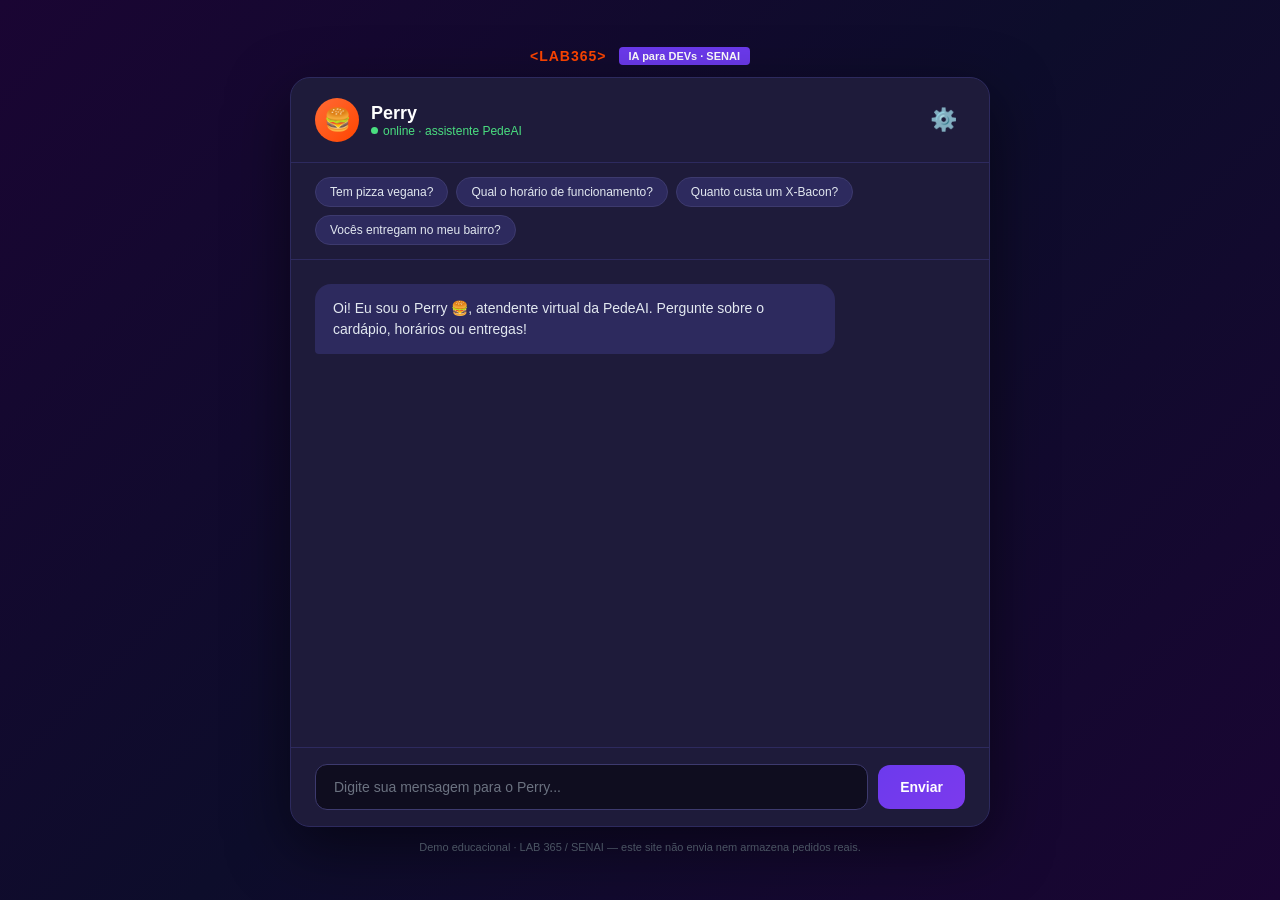
<file: cliente_chat.html>
<!DOCTYPE html>
<html lang="pt-BR">
<head>
  <meta charset="UTF-8">
  <meta name="viewport" content="width=device-width, initial-scale=1.0">
  <title>Chatbot PedeAI</title>
  <style>
    * {
      margin: 0;
      padding: 0;
      box-sizing: border-box;
    }

    body {
      font-family: 'Segoe UI', Tahoma, Geneva, Verdana, sans-serif;
      background: linear-gradient(135deg, #1a0533 0%, #0d0d2b 50%, #1a0533 100%);
      min-height: 100vh;
      display: flex;
      flex-direction: column;
      align-items: center;
      justify-content: center;
      padding: 20px;
    }

    /* Top bar */
    .top-bar {
      display: flex;
      align-items: center;
      gap: 12px;
      margin-bottom: 12px;
    }

    .top-bar .logo {
      color: #ff4500;
      font-weight: 800;
      font-size: 14px;
      letter-spacing: 1px;
    }

    .top-bar .badge {
      background: #6c3aed;
      color: #fff;
      font-size: 11px;
      padding: 3px 10px;
      border-radius: 4px;
      font-weight: 600;
    }

    /* Chat container */
    .chat-container {
      width: 100%;
      max-width: 700px;
      background: #1e1b3a;
      border-radius: 20px;
      border: 1px solid #2d2a5e;
      box-shadow: 0 20px 60px rgba(0, 0, 0, 0.5);
      overflow: hidden;
      display: flex;
      flex-direction: column;
      height: 85vh;
      max-height: 750px;
    }

    /* Header */
    .chat-header {
      padding: 20px 24px;
      border-bottom: 1px solid #2d2a5e;
      display: flex;
      align-items: center;
      justify-content: space-between;
    }

    .chat-header-left {
      display: flex;
      align-items: center;
      gap: 12px;
    }

    .avatar {
      width: 44px;
      height: 44px;
      background: linear-gradient(135deg, #ff6b35, #ff4500);
      border-radius: 50%;
      display: flex;
      align-items: center;
      justify-content: center;
      font-size: 22px;
    }

    .bot-info h2 {
      color: #fff;
      font-size: 18px;
      font-weight: 700;
    }

    .bot-info .status {
      color: #4ade80;
      font-size: 12px;
      display: flex;
      align-items: center;
      gap: 5px;
    }

    .bot-info .status::before {
      content: '';
      width: 7px;
      height: 7px;
      background: #4ade80;
      border-radius: 50%;
      display: inline-block;
    }

    .settings-btn {
      background: none;
      border: none;
      color: #9ca3af;
      font-size: 22px;
      cursor: pointer;
      padding: 8px;
      border-radius: 8px;
      transition: background 0.2s;
    }

    .settings-btn:hover {
      background: #2d2a5e;
    }

    /* Webhook config */
    .webhook-config {
      padding: 12px 24px;
      background: #16132e;
      border-bottom: 1px solid #2d2a5e;
      display: none;
    }

    .webhook-config.visible {
      display: block;
    }

    .webhook-config label {
      color: #9ca3af;
      font-size: 12px;
      display: block;
      margin-bottom: 6px;
    }

    .webhook-input-row {
      display: flex;
      gap: 8px;
    }

    .webhook-config input {
      flex: 1;
      background: #0f0d1f;
      border: 1px solid #3d3a6e;
      border-radius: 8px;
      padding: 10px 14px;
      color: #fff;
      font-size: 13px;
      outline: none;
      transition: border-color 0.2s;
    }

    .webhook-config input:focus {
      border-color: #6c3aed;
    }

    .webhook-config .save-btn {
      background: #dc2626;
      color: #fff;
      border: none;
      border-radius: 8px;
      padding: 10px 18px;
      font-weight: 600;
      font-size: 13px;
      cursor: pointer;
      transition: background 0.2s;
      white-space: nowrap;
    }

    .webhook-config .save-btn:hover {
      background: #b91c1c;
    }

    .webhook-config .hint {
      color: #6b7280;
      font-size: 11px;
      margin-top: 8px;
      line-height: 1.4;
    }

    .webhook-config .hint code {
      background: #2d2a5e;
      padding: 1px 5px;
      border-radius: 3px;
      color: #f97316;
      font-size: 11px;
    }

    /* Quick actions */
    .quick-actions {
      padding: 14px 24px;
      display: flex;
      flex-wrap: wrap;
      gap: 8px;
      border-bottom: 1px solid #2d2a5e;
    }

    .quick-btn {
      background: #2d2a5e;
      border: 1px solid #3d3a6e;
      color: #e2e8f0;
      padding: 7px 14px;
      border-radius: 18px;
      font-size: 12px;
      cursor: pointer;
      transition: all 0.2s;
    }

    .quick-btn:hover {
      background: #6c3aed;
      border-color: #6c3aed;
      color: #fff;
    }

    /* Messages */
    .messages {
      flex: 1;
      overflow-y: auto;
      padding: 24px;
      display: flex;
      flex-direction: column;
      gap: 16px;
    }

    .messages::-webkit-scrollbar {
      width: 6px;
    }

    .messages::-webkit-scrollbar-track {
      background: transparent;
    }

    .messages::-webkit-scrollbar-thumb {
      background: #3d3a6e;
      border-radius: 3px;
    }

    .message {
      max-width: 80%;
      padding: 14px 18px;
      border-radius: 16px;
      font-size: 14px;
      line-height: 1.5;
      animation: fadeIn 0.3s ease;
    }

    @keyframes fadeIn {
      from { opacity: 0; transform: translateY(8px); }
      to { opacity: 1; transform: translateY(0); }
    }

    .message.bot {
      background: #2d2a5e;
      color: #e2e8f0;
      align-self: flex-start;
      border-bottom-left-radius: 4px;
    }

    .message.user {
      background: linear-gradient(135deg, #6c3aed, #7c3aed);
      color: #fff;
      align-self: flex-end;
      border-bottom-right-radius: 4px;
    }

    .message.system {
      background: transparent;
      color: #6b7280;
      font-size: 12px;
      align-self: center;
      padding: 4px 12px;
    }

    .message.system .checkmark {
      color: #4ade80;
    }

    /* Typing indicator */
    .typing {
      display: flex;
      align-items: center;
      gap: 4px;
      padding: 14px 18px;
      background: #2d2a5e;
      border-radius: 16px;
      border-bottom-left-radius: 4px;
      align-self: flex-start;
      max-width: 80px;
    }

    .typing span {
      width: 8px;
      height: 8px;
      background: #6b7280;
      border-radius: 50%;
      animation: bounce 1.4s infinite ease-in-out;
    }

    .typing span:nth-child(1) { animation-delay: 0s; }
    .typing span:nth-child(2) { animation-delay: 0.2s; }
    .typing span:nth-child(3) { animation-delay: 0.4s; }

    @keyframes bounce {
      0%, 60%, 100% { transform: translateY(0); }
      30% { transform: translateY(-6px); }
    }

    /* Input area */
    .input-area {
      padding: 16px 24px;
      border-top: 1px solid #2d2a5e;
      display: flex;
      gap: 10px;
      align-items: center;
    }

    .input-area input {
      flex: 1;
      background: #0f0d1f;
      border: 1px solid #3d3a6e;
      border-radius: 12px;
      padding: 14px 18px;
      color: #fff;
      font-size: 14px;
      outline: none;
      transition: border-color 0.2s;
    }

    .input-area input:focus {
      border-color: #6c3aed;
    }

    .input-area input::placeholder {
      color: #6b7280;
    }

    .send-btn {
      background: linear-gradient(135deg, #6c3aed, #7c3aed);
      color: #fff;
      border: none;
      border-radius: 12px;
      padding: 14px 22px;
      font-weight: 600;
      font-size: 14px;
      cursor: pointer;
      transition: all 0.2s;
    }

    .send-btn:hover {
      background: linear-gradient(135deg, #7c3aed, #8b5cf6);
      transform: scale(1.02);
    }

    .send-btn:disabled {
      opacity: 0.5;
      cursor: not-allowed;
      transform: none;
    }

    /* Footer */
    .footer {
      text-align: center;
      color: #4b5563;
      font-size: 11px;
      margin-top: 14px;
    }

    /* Dark mode toggle */
    .dark-toggle {
      position: fixed;
      top: 16px;
      right: 16px;
      background: none;
      border: none;
      font-size: 24px;
      cursor: pointer;
    }
  </style>
</head>
<body>

  <div class="top-bar">
    <span class="logo">&lt;LAB365&gt;</span>
    <span class="badge">IA para DEVs · SENAI</span>
  </div>

  <div class="chat-container">
    <!-- Header -->
    <div class="chat-header">
      <div class="chat-header-left">
        <div class="avatar">🍔</div>
        <div class="bot-info">
          <h2>Perry</h2>
          <span class="status">online · assistente PedeAI</span>
        </div>
      </div>
      <button class="settings-btn" onclick="toggleConfig()" title="Configurar Webhook">⚙️</button>
    </div>

    <!-- Webhook Config -->
    <div class="webhook-config" id="webhookConfig">
      <label>URL de Webhook n8n (Production URL do nó Webhook)</label>
      <div class="webhook-input-row">
        <input type="text" id="webhookUrl" placeholder="https://seu-n8n.app.n8n.cloud/webhook/chat" />
        <button class="save-btn" onclick="saveWebhook()">Salvar</button>
      </div>
      <p class="hint">A URL fica salva só neste navegador (localStorage). Se der erro de CORS, ative <code>Allowed Origins (CORS) → *</code> no nó Webhook do n8n e republique o workflow.</p>
    </div>

    <!-- Quick actions -->
    <div class="quick-actions">
      <button class="quick-btn" onclick="sendQuick('Tem pizza vegana?')">Tem pizza vegana?</button>
      <button class="quick-btn" onclick="sendQuick('Qual o horário de funcionamento?')">Qual o horário de funcionamento?</button>
      <button class="quick-btn" onclick="sendQuick('Quanto custa um X-Bacon?')">Quanto custa um X-Bacon?</button>
      <button class="quick-btn" onclick="sendQuick('Vocês entregam no meu bairro?')">Vocês entregam no meu bairro?</button>
    </div>

    <!-- Messages -->
    <div class="messages" id="messages">
      <div class="message bot">
        Oi! Eu sou o Perry 🍔, atendente virtual da PedeAI. Pergunte sobre o cardápio, horários ou entregas!
      </div>
    </div>

    <!-- Input -->
    <div class="input-area">
      <input type="text" id="messageInput" placeholder="Digite sua mensagem para o Perry..." onkeydown="handleKey(event)" />
      <button class="send-btn" id="sendBtn" onclick="sendMessage()">Enviar</button>
    </div>
  </div>

  <div class="footer">
    Demo educacional · LAB 365 / SENAI — este site não envia nem armazena pedidos reais.
  </div>

  <script>
    // Load saved webhook URL
    const webhookInput = document.getElementById('webhookUrl');
    const messagesDiv = document.getElementById('messages');
    const messageInput = document.getElementById('messageInput');
    const sendBtn = document.getElementById('sendBtn');

    // Histórico de conversa para manter contexto
    let conversationHistory = [];

    const saved = localStorage.getItem('webhookUrl');
    if (saved) {
      webhookInput.value = saved;
    }

    function toggleConfig() {
      const config = document.getElementById('webhookConfig');
      config.classList.toggle('visible');
    }

    function saveWebhook() {
      const url = webhookInput.value.trim();
      if (url) {
        localStorage.setItem('webhookUrl', url);
        addSystemMessage('URL do webhook salva ✓');
        document.getElementById('webhookConfig').classList.remove('visible');
      }
    }

    function addMessage(text, type) {
      const div = document.createElement('div');
      div.className = `message ${type}`;
      div.textContent = text;
      messagesDiv.appendChild(div);
      messagesDiv.scrollTop = messagesDiv.scrollHeight;
    }

    function addSystemMessage(text) {
      const div = document.createElement('div');
      div.className = 'message system';
      div.innerHTML = text;
      messagesDiv.appendChild(div);
      messagesDiv.scrollTop = messagesDiv.scrollHeight;
    }

    function showTyping() {
      const div = document.createElement('div');
      div.className = 'typing';
      div.id = 'typingIndicator';
      div.innerHTML = '<span></span><span></span><span></span>';
      messagesDiv.appendChild(div);
      messagesDiv.scrollTop = messagesDiv.scrollHeight;
    }

    function hideTyping() {
      const el = document.getElementById('typingIndicator');
      if (el) el.remove();
    }

    function handleKey(e) {
      if (e.key === 'Enter' && !e.shiftKey) {
        e.preventDefault();
        sendMessage();
      }
    }

    function sendQuick(text) {
      messageInput.value = text;
      sendMessage();
    }

    async function sendMessage() {
      const text = messageInput.value.trim();
      if (!text) return;

      const url = localStorage.getItem('webhookUrl');
      if (!url) {
        toggleConfig();
        addSystemMessage('⚠️ Configure a URL do webhook primeiro');
        return;
      }

      // Add user message
      addMessage(text, 'user');
      messageInput.value = '';
      sendBtn.disabled = true;

      // Show typing
      showTyping();

      try {
        const response = await fetch(url, {
          method: 'POST',
          headers: { 'Content-Type': 'application/json' },
          body: JSON.stringify({ 
            mensagem: text,
            historico: conversationHistory
          })
        });

        hideTyping();

        if (!response.ok) {
          throw new Error(`HTTP ${response.status}: ${response.statusText}`);
        }

        const data = await response.json();
        const resposta = data.resposta || data.output || data.text || JSON.stringify(data);
        addMessage(resposta, 'bot');

        // Salvar no histórico
        conversationHistory.push({ role: 'user', content: text });
        conversationHistory.push({ role: 'assistant', content: resposta });

        // Limitar histórico a últimas 20 mensagens para não estourar tokens
        if (conversationHistory.length > 20) {
          conversationHistory = conversationHistory.slice(-20);
        }

      } catch (error) {
        hideTyping();
        addMessage(`❌ Erro: ${error.message}. Verifique a URL do webhook e se o workflow está ativo.`, 'bot');
      }

      sendBtn.disabled = false;
      messageInput.focus();
    }
  </script>
</body>
</html>
</file>
